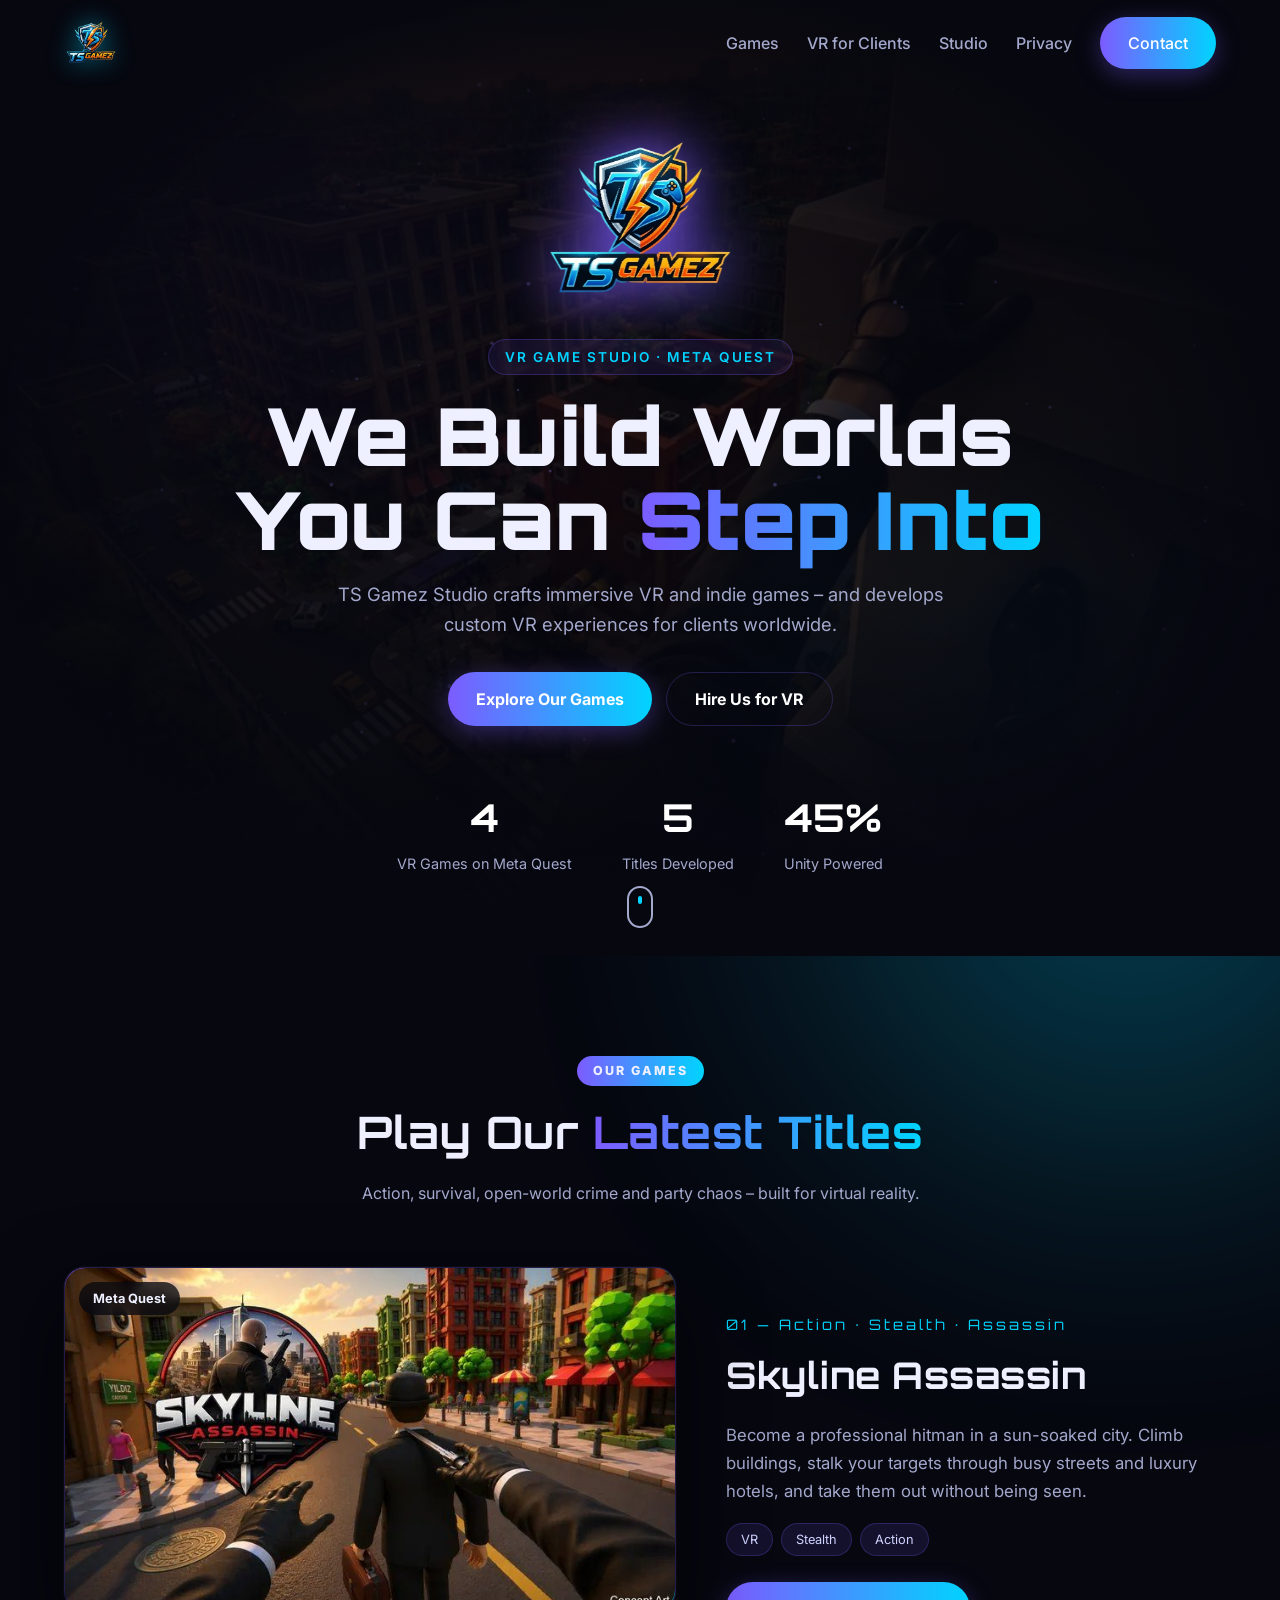
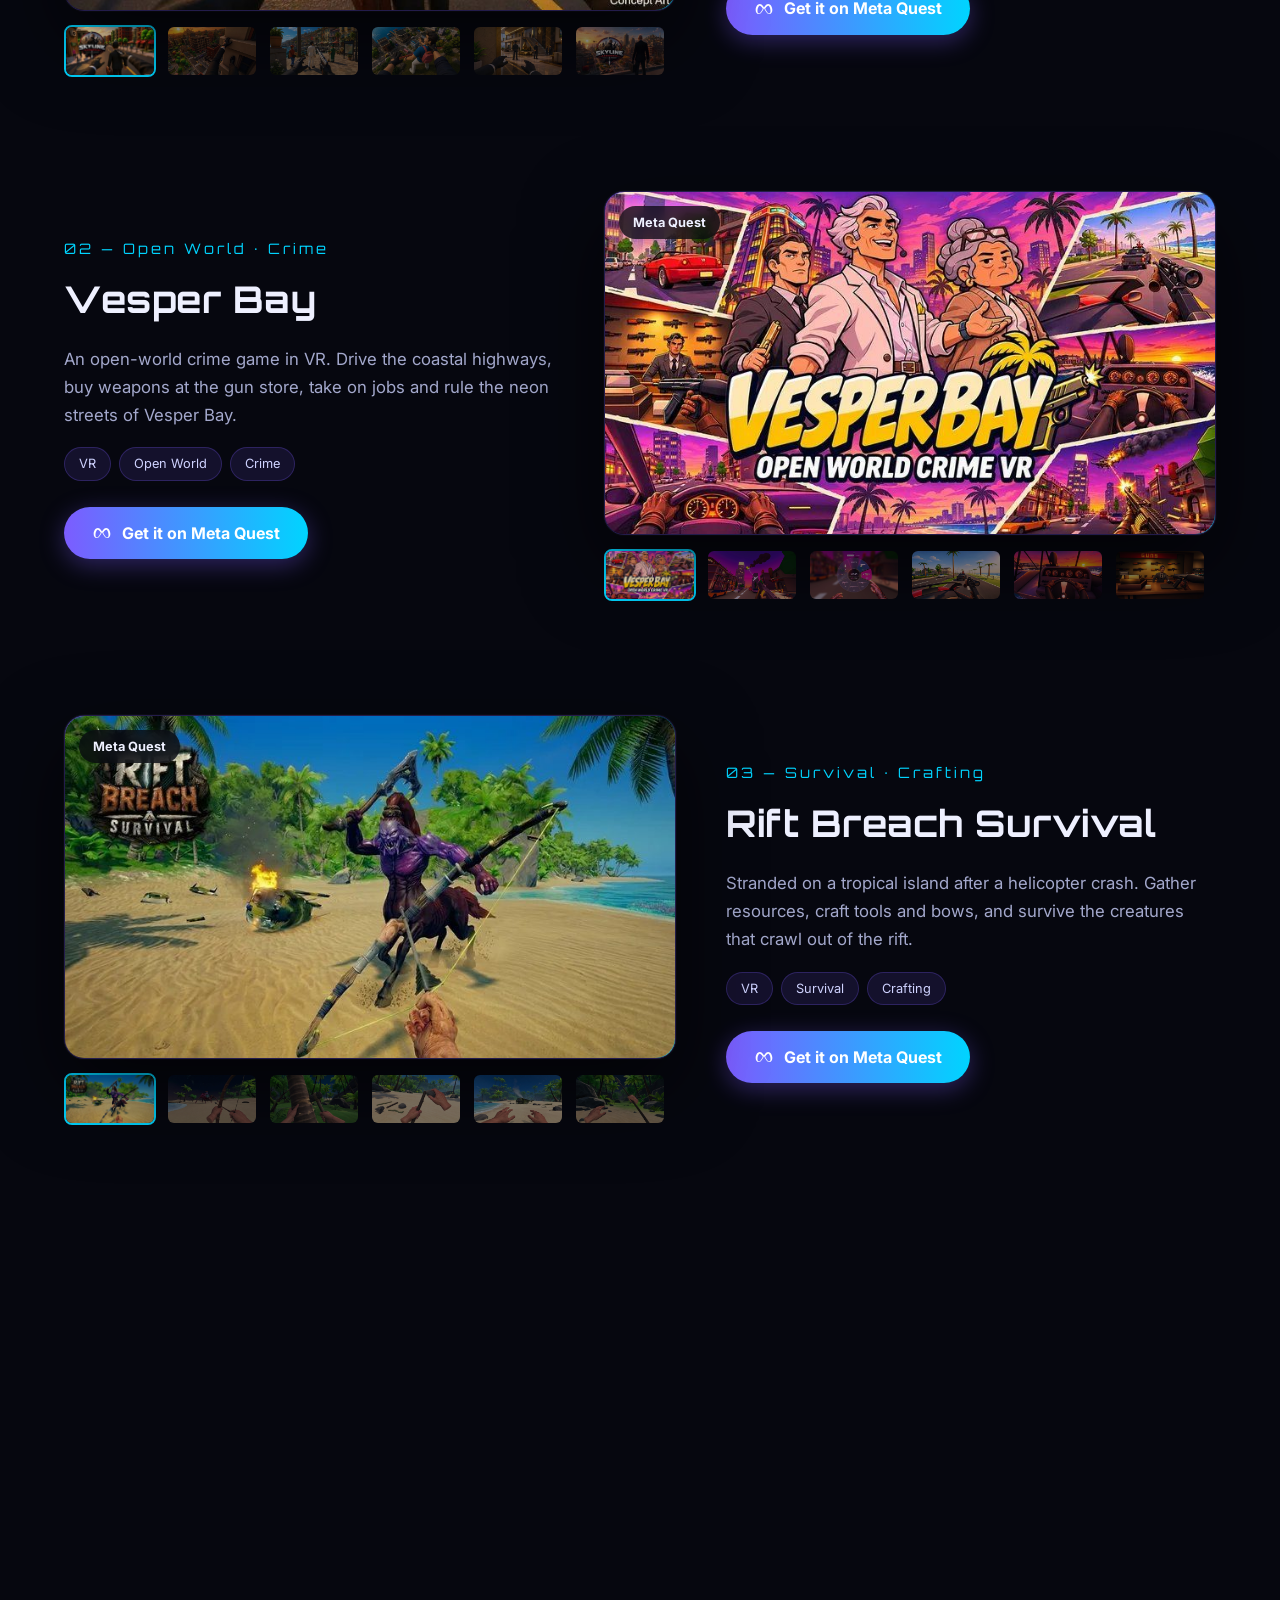
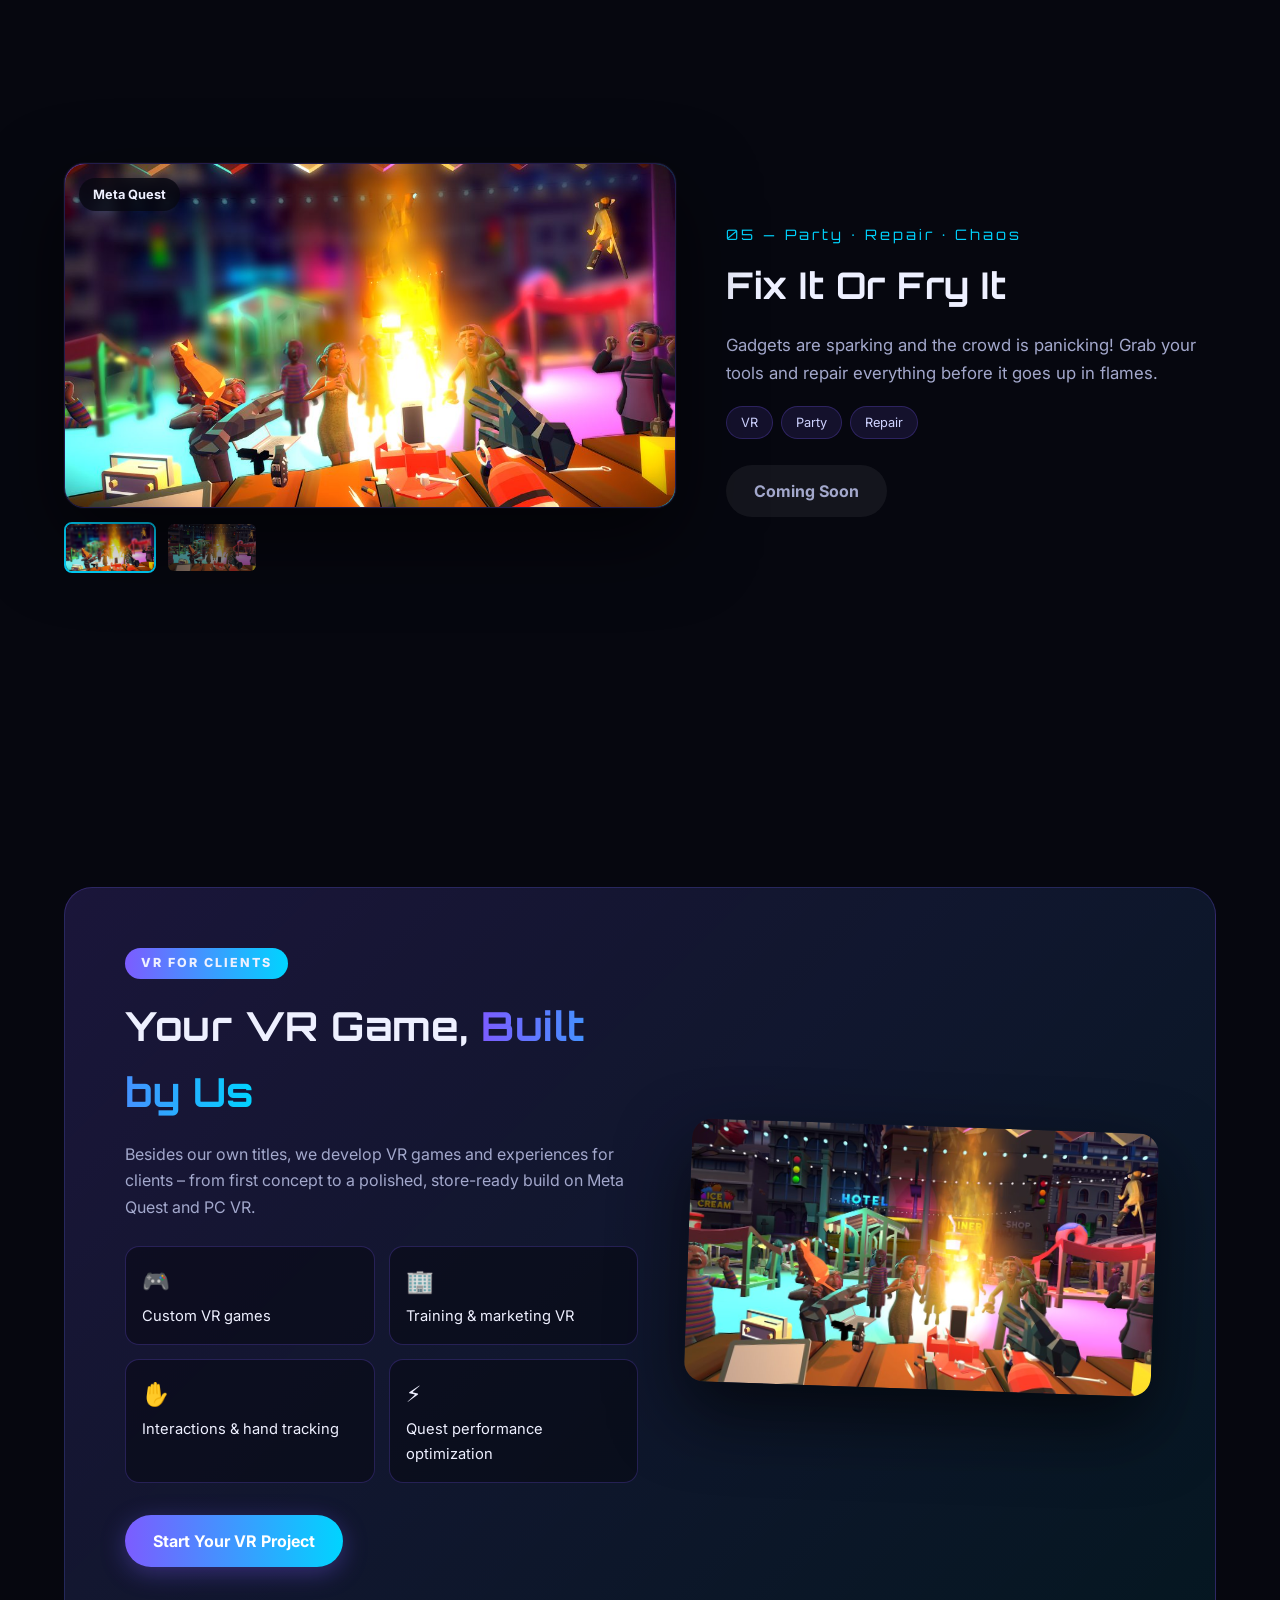
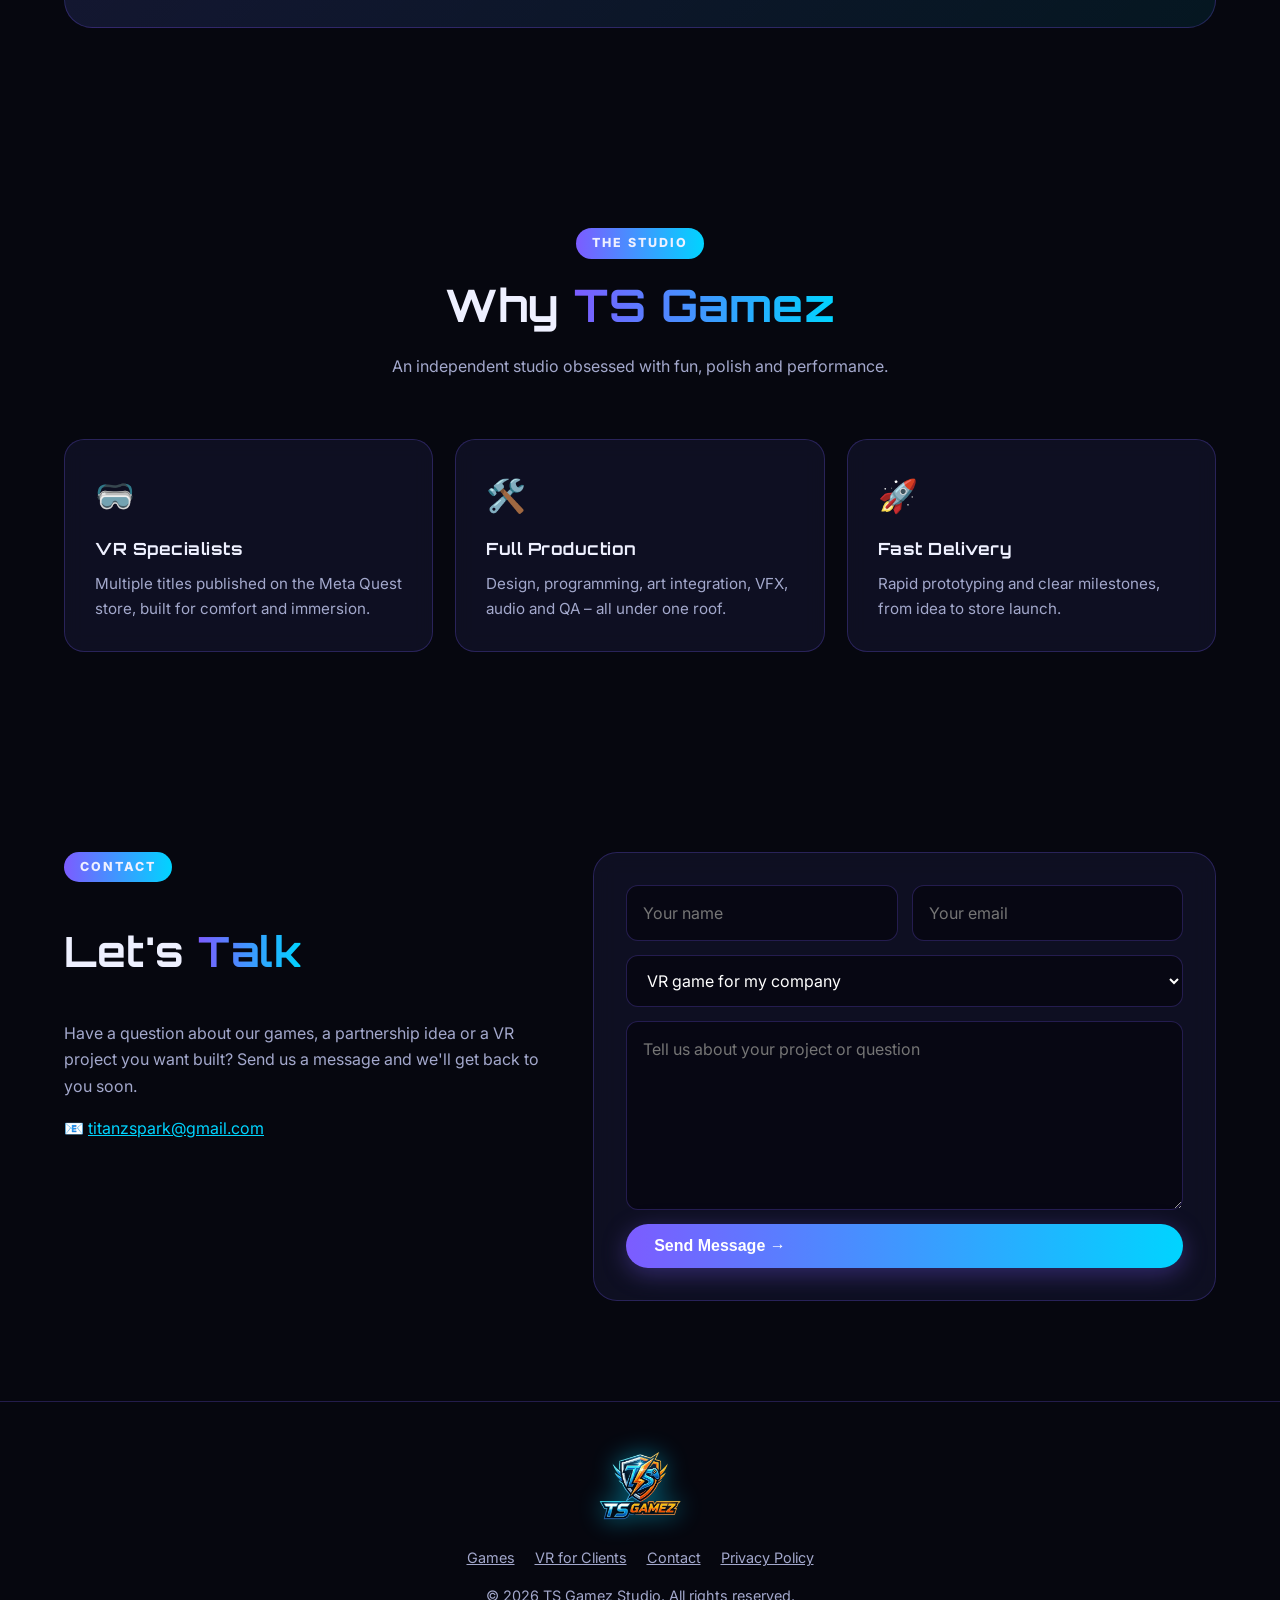
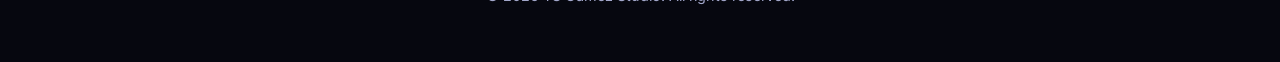
<file: index.html>
<!DOCTYPE html>
<html lang="en">
<head>
<meta charset="utf-8"><meta name="viewport" content="width=device-width,initial-scale=1">
<title>TS Gamez Studio – VR &amp; Indie Game Developer</title>
<meta name="description" content="TS Gamez Studio creates immersive VR games for Meta Quest – Skyline Assassin, Vesper Bay, Rift Breach Survival, Crunch Time, Fix It Or Fry It – and builds custom VR games for clients.">
<meta property="og:title" content="TS Gamez Studio"><meta property="og:image" content="https://ts-gamez.github.io/img/skyline/1.jpg">
<link rel="icon" href="favicon.png"><link rel="stylesheet" href="style.css">
</head>
<body>
<canvas id="bg"></canvas><div class="glow g1"></div><div class="glow g2"></div>

<header><nav>
  <a class="logo" href="#top"><img src="img/logo.png" alt="TS Gamez logo"></a>
  <button class="burger" aria-label="Menu">☰</button>
  <div class="menu"><a href="#games">Games</a><a href="#vr">VR for Clients</a><a href="#about">Studio</a><a href="privacy.html">Privacy</a><a class="btn" href="#contact">Contact</a></div>
</nav></header>

<div class="hero" id="top">
  <div class="slides"></div>
  <div>
    <img class="hero-logo" src="img/logo.png" alt="TS Gamez Studio">
    <div class="eyebrow">VR GAME STUDIO · META QUEST</div>
    <h1>We Build Worlds<br>You Can <span class="grad">Step Into</span></h1>
    <p>TS Gamez Studio crafts immersive VR and indie games – and develops custom VR experiences for clients worldwide.</p>
    <div class="cta"><a class="btn" href="#games">Explore Our Games</a><a class="btn ghost" href="#vr">Hire Us for VR</a></div>
    <div class="stats">
      <div><b data-n="4">0</b><span>VR Games on Meta Quest</span></div>
      <div><b data-n="5">0</b><span>Titles Developed</span></div>
      <div><b data-n="100" data-s="%">0</b><span>Unity Powered</span></div>
    </div>
  </div>
  <div class="scroll"></div>
</div>

<section id="games">
  <div class="head reveal"><span class="badge">OUR GAMES</span><h2>Play Our <span class="grad">Latest Titles</span></h2><p>Action, survival, open-world crime and party chaos – built for virtual reality.</p></div>
  <div id="gamelist"></div>
</section>

<section id="vr">
  <div class="vr reveal">
    <div>
      <span class="badge">VR FOR CLIENTS</span>
      <h2>Your VR Game, <span class="grad">Built by Us</span></h2>
      <p>Besides our own titles, we develop VR games and experiences for clients – from first concept to a polished, store-ready build on Meta Quest and PC VR.</p>
      <div class="feat">
        <div><b>🎮</b>Custom VR games</div>
        <div><b>🏢</b>Training &amp; marketing VR</div>
        <div><b>✋</b>Interactions &amp; hand tracking</div>
        <div><b>⚡</b>Quest performance optimization</div>
      </div>
      <a class="btn" href="#contact">Start Your VR Project</a>
    </div>
    <div class="vr-img"><img src="img/fixit2.jpg" alt="VR game developed by TS Gamez Studio"></div>
  </div>
</section>

<section id="about">
  <div class="head reveal"><span class="badge">THE STUDIO</span><h2>Why <span class="grad">TS Gamez</span></h2><p>An independent studio obsessed with fun, polish and performance.</p></div>
  <div class="about">
    <div class="reveal"><i>🥽</i><h3>VR Specialists</h3><p>Multiple titles published on the Meta Quest store, built for comfort and immersion.</p></div>
    <div class="reveal"><i>🛠️</i><h3>Full Production</h3><p>Design, programming, art integration, VFX, audio and QA – all under one roof.</p></div>
    <div class="reveal"><i>🚀</i><h3>Fast Delivery</h3><p>Rapid prototyping and clear milestones, from idea to store launch.</p></div>
  </div>
</section>

<section id="contact">
  <div class="contact">
    <div class="side reveal"><span class="badge">CONTACT</span><h2 style="font-size:clamp(1.8rem,4vw,2.6rem)">Let's <span class="grad">Talk</span></h2>
      <p>Have a question about our games, a partnership idea or a VR project you want built? Send us a message and we'll get back to you soon.</p>
      <p>📧 <a href="mailto:titanzspark@gmail.com">titanzspark@gmail.com</a></p></div>
    <form class="reveal" action="https://formsubmit.co/titanzspark@gmail.com" method="POST">
      <input type="hidden" name="_subject" value="New message from TS Gamez website">
      <input type="hidden" name="_captcha" value="false"><input type="text" name="_honey" style="display:none">
      <div class="row"><input name="name" placeholder="Your name" required><input type="email" name="email" placeholder="Your email" required></div>
      <select name="topic"><option>VR game for my company</option><option>General question</option><option>Business / partnership</option><option>Game support</option></select>
      <textarea name="message" rows="6" placeholder="Tell us about your project or question" required></textarea>
      <button class="btn" type="submit">Send Message →</button>
    </form>
  </div>
</section>

<footer>
  <a class="logo" href="#top"><img src="img/logo.png" alt="TS Gamez" style="height:90px"></a>
  <p><a href="#games">Games</a><a href="#vr">VR for Clients</a><a href="#contact">Contact</a><a href="privacy.html">Privacy Policy</a></p>
  <p>© 2026 TS Gamez Studio. All rights reserved.</p>
</footer>
<script src="games.js"></script>
</body>
</html>
</file>
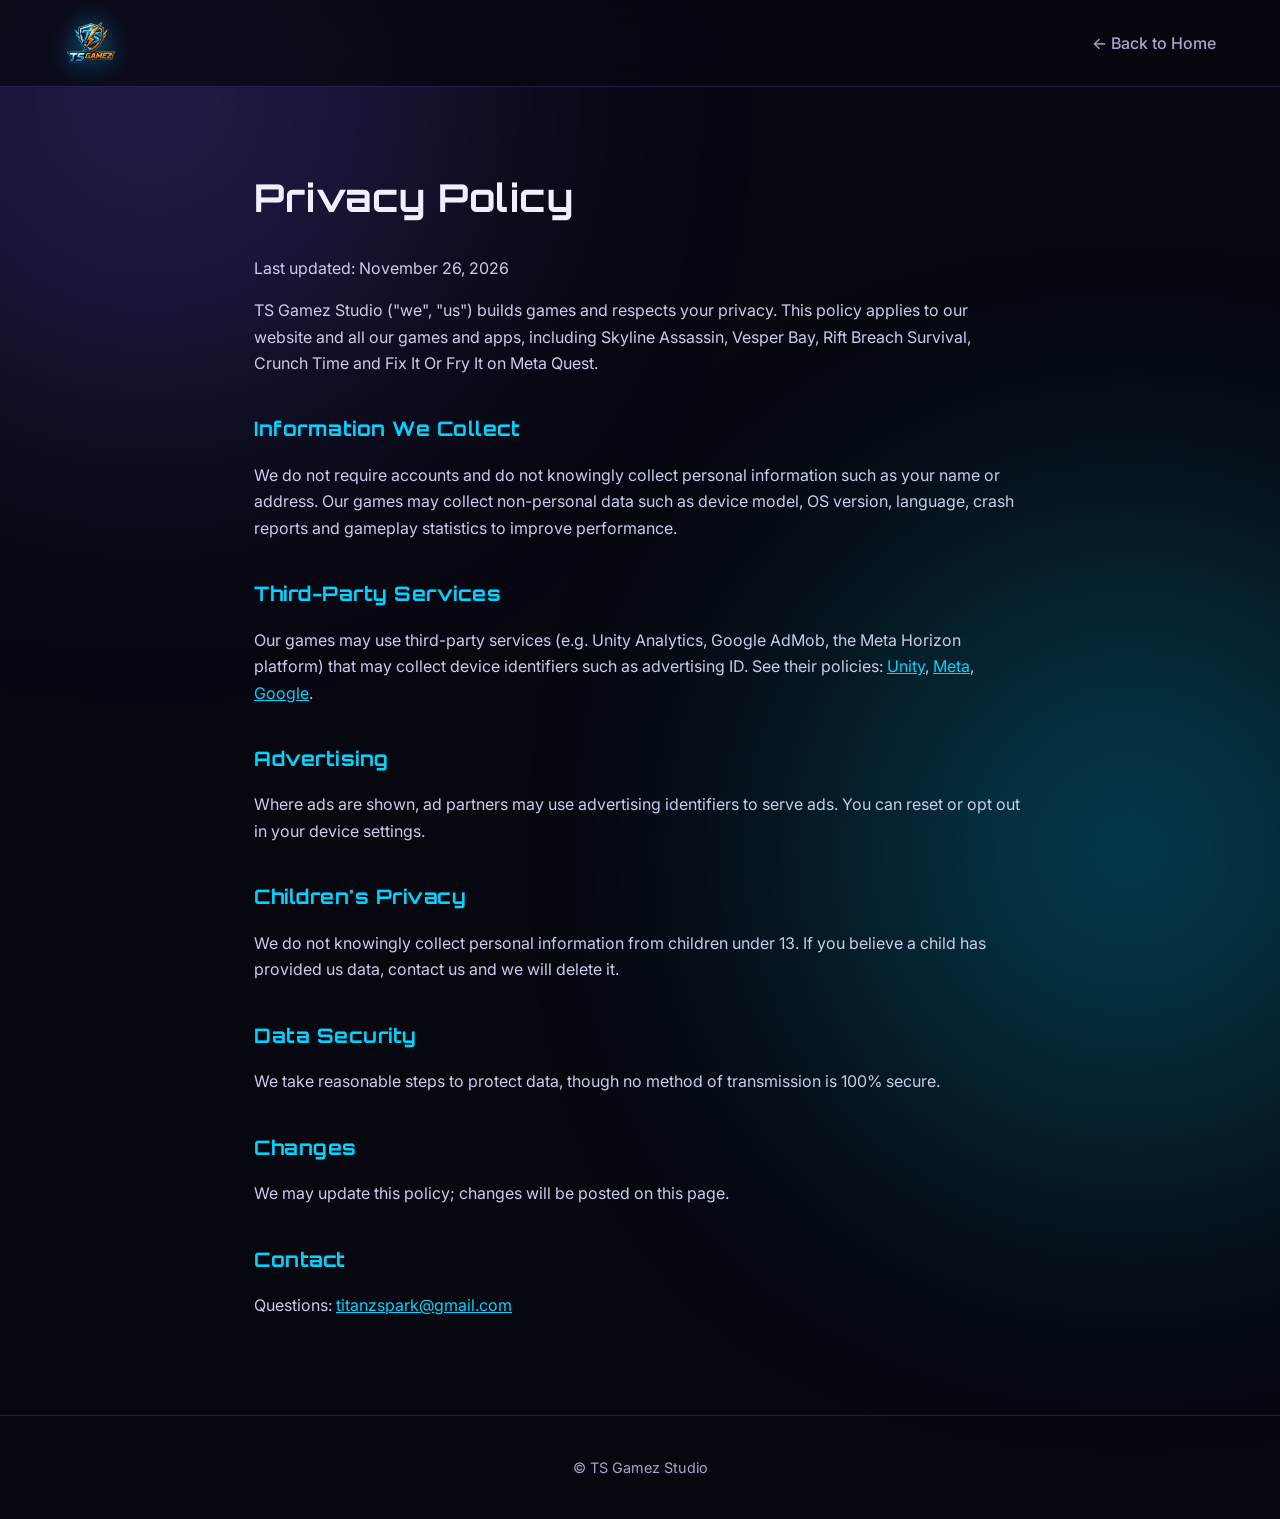
<file: privacy.html>
<!DOCTYPE html><html lang="en"><head><meta charset="utf-8"><meta name="viewport" content="width=device-width,initial-scale=1"><title>Privacy Policy – TS Gamez Studio</title><link rel="icon" href="favicon.png"><link rel="stylesheet" href="style.css"></head><body>
<header class="scrolled"><nav><a class="logo" href="index.html"><img src="img/logo.png" alt="TS Gamez"></a><div class="menu" style="display:flex"><a href="index.html">← Back to Home</a></div></nav></header><div class="glow g1"></div><div class="glow g2"></div>
<div class="doc"><h1>Privacy Policy</h1><p>Last updated: November 26, 2026</p>
<p>TS Gamez Studio ("we", "us") builds games and respects your privacy. This policy applies to our website and all our games and apps, including Skyline Assassin, Vesper Bay, Rift Breach Survival, Crunch Time and Fix It Or Fry It on Meta Quest.</p>
<h2>Information We Collect</h2><p>We do not require accounts and do not knowingly collect personal information such as your name or address. Our games may collect non-personal data such as device model, OS version, language, crash reports and gameplay statistics to improve performance.</p>
<h2>Third-Party Services</h2><p>Our games may use third-party services (e.g. Unity Analytics, Google AdMob, the Meta Horizon platform) that may collect device identifiers such as advertising ID. See their policies: <a href="https://unity.com/legal/privacy-policy">Unity</a>, <a href="https://www.meta.com/legal/privacy-policy/">Meta</a>, <a href="https://policies.google.com/privacy">Google</a>.</p>
<h2>Advertising</h2><p>Where ads are shown, ad partners may use advertising identifiers to serve ads. You can reset or opt out in your device settings.</p>
<h2>Children's Privacy</h2><p>We do not knowingly collect personal information from children under 13. If you believe a child has provided us data, contact us and we will delete it.</p>
<h2>Data Security</h2><p>We take reasonable steps to protect data, though no method of transmission is 100% secure.</p>
<h2>Changes</h2><p>We may update this policy; changes will be posted on this page.</p>
<h2>Contact</h2><p>Questions: <a href="mailto:titanzspark@gmail.com">titanzspark@gmail.com</a></p></div>
<footer>© TS Gamez Studio</footer></body></html>
</file>
<file: style.css>
@import url('https://fonts.googleapis.com/css2?family=Orbitron:wght@600;800;900&family=Inter:wght@400;500;600;700&display=swap');
:root{--bg:#06070f;--card:rgba(20,23,48,.6);--line:rgba(124,92,255,.25);--accent:#7c5cff;--accent2:#00d4ff;--pink:#ff3d9a;--text:#eef0ff;--mute:#a3a8cc}
*{box-sizing:border-box}html{scroll-behavior:smooth}
body{margin:0;font-family:Inter,system-ui,sans-serif;background:var(--bg);color:var(--text);line-height:1.65;overflow-x:hidden}
h1,h2,h3,.logo{font-family:Orbitron,sans-serif;letter-spacing:.5px}
a{color:var(--accent2)}img{display:block;max-width:100%}
#bg{position:fixed;inset:0;z-index:-1;pointer-events:none}
.glow{position:fixed;width:600px;height:600px;border-radius:50%;filter:blur(140px);opacity:.28;z-index:-2;pointer-events:none}
.g1{background:var(--accent);top:-200px;left:-150px}.g2{background:var(--accent2);bottom:-250px;right:-150px}

/* NAV */
header{position:fixed;top:0;left:0;right:0;z-index:50;transition:.3s}
header.scrolled{background:rgba(6,7,15,.75);backdrop-filter:blur(14px);border-bottom:1px solid var(--line)}
nav{max-width:1200px;margin:auto;display:flex;justify-content:space-between;align-items:center;padding:16px 24px}
.logo{display:flex;align-items:center;gap:10px;font-weight:900;font-size:1.2rem;color:#fff;text-decoration:none}
.logo img{height:54px;filter:drop-shadow(0 0 12px rgba(0,212,255,.45))}.logo span{color:var(--accent2)}
.menu{display:flex;gap:28px;align-items:center}
.menu a{color:var(--mute);text-decoration:none;font-weight:500;position:relative}
.menu a:not(.btn):after{content:"";position:absolute;left:0;bottom:-6px;height:2px;width:0;background:linear-gradient(90deg,var(--accent),var(--accent2));transition:.3s}
.menu a:hover{color:#fff}.menu a:hover:after{width:100%}
.burger{display:none;background:none;border:0;color:#fff;font-size:1.8rem;cursor:pointer}
@media(max-width:860px){.burger{display:block}.menu{position:absolute;top:100%;left:0;right:0;flex-direction:column;background:rgba(6,7,15,.97);padding:24px;gap:18px;display:none;border-bottom:1px solid var(--line)}.menu.open{display:flex}}

/* BUTTONS */
.btn{display:inline-flex;align-items:center;gap:10px;padding:13px 28px;border-radius:40px;background:linear-gradient(90deg,var(--accent),var(--accent2));color:#fff!important;text-decoration:none;font-weight:700;border:0;cursor:pointer;font-size:1rem;transition:.3s;box-shadow:0 6px 24px rgba(124,92,255,.35)}
.btn:hover{transform:translateY(-3px);box-shadow:0 10px 34px rgba(0,212,255,.5)}
.btn.ghost{background:transparent;border:1.5px solid var(--line);box-shadow:none}.btn.ghost:hover{border-color:var(--accent2)}
.btn.off{background:rgba(255,255,255,.06);box-shadow:none;color:var(--mute)!important;pointer-events:none}
.btn svg{width:20px;height:20px}

/* HERO */
.hero{position:relative;min-height:100vh;display:flex;align-items:center;justify-content:center;text-align:center;padding:120px 24px 80px;overflow:hidden}
.slides{position:absolute;inset:0;z-index:-1}
.slides img{position:absolute;inset:0;width:100%;height:100%;object-fit:cover;opacity:0;transform:scale(1.1);transition:opacity 1.6s,transform 7s linear}
.slides img.on{opacity:.35;transform:scale(1)}
.slides:after{content:"";position:absolute;inset:0;background:radial-gradient(ellipse at center,rgba(6,7,15,.35),var(--bg) 75%),linear-gradient(transparent 60%,var(--bg))}
.hero-logo{width:200px;margin:0 auto 18px;animation:float 5s ease-in-out infinite;filter:drop-shadow(0 0 30px var(--accent))}
@keyframes float{50%{transform:translateY(-14px)}}
.eyebrow{display:inline-block;padding:6px 16px;border:1px solid var(--line);border-radius:30px;background:rgba(124,92,255,.1);color:var(--accent2);font-size:.85rem;font-weight:600;letter-spacing:2px;margin-bottom:18px}
.hero h1{font-size:clamp(2.4rem,7vw,5rem);line-height:1.05;margin:0 0 18px;font-weight:900}
.grad{background:linear-gradient(90deg,var(--accent),var(--accent2),var(--pink),var(--accent));background-size:300%;-webkit-background-clip:text;background-clip:text;color:transparent;animation:shine 8s linear infinite}
@keyframes shine{to{background-position:300%}}
.hero p{color:var(--mute);font-size:1.15rem;max-width:640px;margin:0 auto 32px}
.cta{display:flex;gap:14px;justify-content:center;flex-wrap:wrap}
.stats{display:flex;gap:50px;justify-content:center;flex-wrap:wrap;margin-top:60px}
.stats div{text-align:center}.stats b{font-family:Orbitron;font-size:2.4rem;display:block;color:#fff}.stats span{color:var(--mute);font-size:.9rem}
.scroll{position:absolute;bottom:28px;left:50%;width:26px;height:42px;border:2px solid var(--mute);border-radius:14px;transform:translateX(-50%)}
.scroll:after{content:"";position:absolute;left:50%;top:8px;width:4px;height:8px;background:var(--accent2);border-radius:2px;transform:translateX(-50%);animation:sc 1.8s infinite}
@keyframes sc{to{top:24px;opacity:0}}

/* SECTIONS */
section{max-width:1200px;margin:auto;padding:100px 24px}
.head{text-align:center;margin-bottom:60px}.head h2{font-size:clamp(1.8rem,4vw,2.8rem);margin:10px 0}.head p{color:var(--mute);max-width:600px;margin:auto}

/* GAMES */
.game{display:grid;grid-template-columns:1.25fr 1fr;gap:50px;align-items:center;margin-bottom:110px}
.game:nth-child(even){grid-template-columns:1fr 1.25fr}
.shot{position:relative;border-radius:20px;overflow:hidden;aspect-ratio:16/9;border:1px solid var(--line);box-shadow:0 30px 80px rgba(0,0,0,.6),0 0 0 1px rgba(255,255,255,.03);transform-style:preserve-3d;transition:transform .2s}
.shot img{width:100%;height:100%;object-fit:cover;transition:transform .8s}
.shot:hover img{transform:scale(1.07)}
.shot:before{content:"";position:absolute;inset:-2px;border-radius:22px;padding:2px;background:linear-gradient(135deg,var(--accent),transparent 40%,var(--accent2));-webkit-mask:linear-gradient(#000 0 0) content-box,linear-gradient(#000 0 0);-webkit-mask-composite:xor;mask-composite:exclude;z-index:2;pointer-events:none}
.shot .plat{position:absolute;top:14px;left:14px;z-index:3;background:rgba(6,7,15,.75);backdrop-filter:blur(6px);padding:6px 14px;border-radius:20px;font-size:.8rem;font-weight:700}
.num{font-family:Orbitron;font-size:.9rem;color:var(--accent2);letter-spacing:3px}
.info h3{font-size:clamp(1.6rem,3vw,2.3rem);margin:8px 0 14px}
.info p{color:var(--mute);font-size:1.05rem}
.tags{display:flex;flex-wrap:wrap;gap:8px;margin:18px 0 26px}
.tags span{font-size:.8rem;padding:5px 14px;border-radius:20px;background:rgba(124,92,255,.12);border:1px solid var(--line);color:#cfd3ff}
@media(max-width:860px){.game,.game:nth-child(even){grid-template-columns:1fr;gap:26px;margin-bottom:80px}}

/* VR */
.vr{position:relative;border-radius:28px;padding:60px;overflow:hidden;background:linear-gradient(135deg,rgba(124,92,255,.18),rgba(0,212,255,.08));border:1px solid var(--line);display:grid;grid-template-columns:1.1fr 1fr;gap:50px;align-items:center}
.vr h2{font-size:clamp(1.7rem,3.5vw,2.5rem);margin:14px 0}.vr p{color:var(--mute)}
.feat{display:grid;grid-template-columns:1fr 1fr;gap:14px;margin:26px 0 32px}
.feat div{background:rgba(6,7,15,.5);border:1px solid var(--line);border-radius:14px;padding:16px;font-size:.92rem;transition:.3s}
.feat div:hover{border-color:var(--accent2);transform:translateY(-4px)}
.feat b{display:block;font-size:1.4rem;margin-bottom:4px}
.vr-img{border-radius:20px;overflow:hidden;transform:rotate(2deg);box-shadow:0 30px 70px rgba(0,0,0,.6)}
.badge{display:inline-block;background:linear-gradient(90deg,var(--accent),var(--accent2));padding:5px 16px;border-radius:20px;font-size:.78rem;font-weight:800;letter-spacing:2px}
@media(max-width:860px){.vr{grid-template-columns:1fr;padding:34px 24px}.feat{grid-template-columns:1fr}}

/* ABOUT */
.about{display:grid;grid-template-columns:repeat(3,1fr);gap:22px}
.about div{background:var(--card);backdrop-filter:blur(10px);border:1px solid var(--line);border-radius:20px;padding:30px;transition:.35s}
.about div:hover{transform:translateY(-8px);border-color:var(--accent);box-shadow:0 20px 50px rgba(124,92,255,.25)}
.about i{font-style:normal;font-size:2rem}.about h3{font-size:1.05rem;margin:12px 0 8px}.about p{color:var(--mute);margin:0;font-size:.95rem}
@media(max-width:860px){.about{grid-template-columns:1fr}}

/* CONTACT */
.contact{display:grid;grid-template-columns:1fr 1.3fr;gap:50px;align-items:start}
.contact .side p{color:var(--mute)}
form{display:grid;gap:14px;background:var(--card);backdrop-filter:blur(12px);border:1px solid var(--line);border-radius:24px;padding:32px}
.row{display:grid;grid-template-columns:1fr 1fr;gap:14px}
input,textarea,select{width:100%;background:rgba(6,7,15,.7);border:1px solid var(--line);color:#fff;padding:14px 16px;border-radius:12px;font:inherit;transition:.25s}
input:focus,textarea:focus,select:focus{outline:0;border-color:var(--accent2);box-shadow:0 0 0 4px rgba(0,212,255,.12)}
@media(max-width:860px){.contact,.row{grid-template-columns:1fr}}

/* REVEAL + FOOTER */
.reveal{opacity:0;transform:translateY(50px);transition:opacity 1s,transform 1s cubic-bezier(.2,.8,.2,1)}.reveal.show{opacity:1;transform:none}
footer{border-top:1px solid var(--line);padding:40px 24px;text-align:center;color:var(--mute);font-size:.9rem}
footer .logo{justify-content:center;margin-bottom:12px}
footer a{color:var(--mute);margin:0 10px}footer a:hover{color:#fff}

/* PRIVACY */
.doc{max-width:820px;margin:auto;padding:140px 24px 80px}.doc h1{font-size:2.4rem}.doc h2{margin-top:36px;font-size:1.25rem;color:var(--accent2)}.doc p{color:#c9cdea}

/* GALLERY + LIGHTBOX */
.shot{cursor:zoom-in}.shot img{transition:transform .8s,opacity .2s}
.zoom{position:absolute;right:14px;bottom:14px;z-index:3;width:38px;height:38px;display:grid;place-items:center;border-radius:50%;background:rgba(6,7,15,.7);backdrop-filter:blur(6px);font-size:1.1rem;opacity:0;transition:.3s}
.shot:hover .zoom{opacity:1}
.thumbs{display:flex;gap:10px;margin-top:14px;overflow-x:auto;padding-bottom:4px;scrollbar-width:thin}
.thumbs img{width:92px;aspect-ratio:16/9;object-fit:cover;border-radius:8px;cursor:pointer;opacity:.5;border:2px solid transparent;transition:.25s;flex:none}
.thumbs img:hover{opacity:.9;transform:translateY(-3px)}.thumbs img.act{opacity:1;border-color:var(--accent2)}
.game:nth-child(even) .media{order:2}
@media(max-width:860px){.game:nth-child(even) .media{order:0}}
.lb{position:fixed;inset:0;z-index:100;background:rgba(3,4,10,.94);backdrop-filter:blur(8px);display:none;align-items:center;justify-content:center;padding:30px}
.lb.open{display:flex;animation:fade .3s}@keyframes fade{from{opacity:0}}
.lb img{max-width:92vw;max-height:86vh;border-radius:14px;box-shadow:0 0 80px rgba(124,92,255,.35)}
.lb button{position:absolute;background:rgba(255,255,255,.08);border:1px solid var(--line);color:#fff;font-size:2rem;width:56px;height:56px;border-radius:50%;cursor:pointer;transition:.2s}
.lb button:hover{background:var(--accent)}.lb .x{top:20px;right:20px;font-size:1.3rem}.lb .pv{left:20px}.lb .nx{right:20px}
</file>
